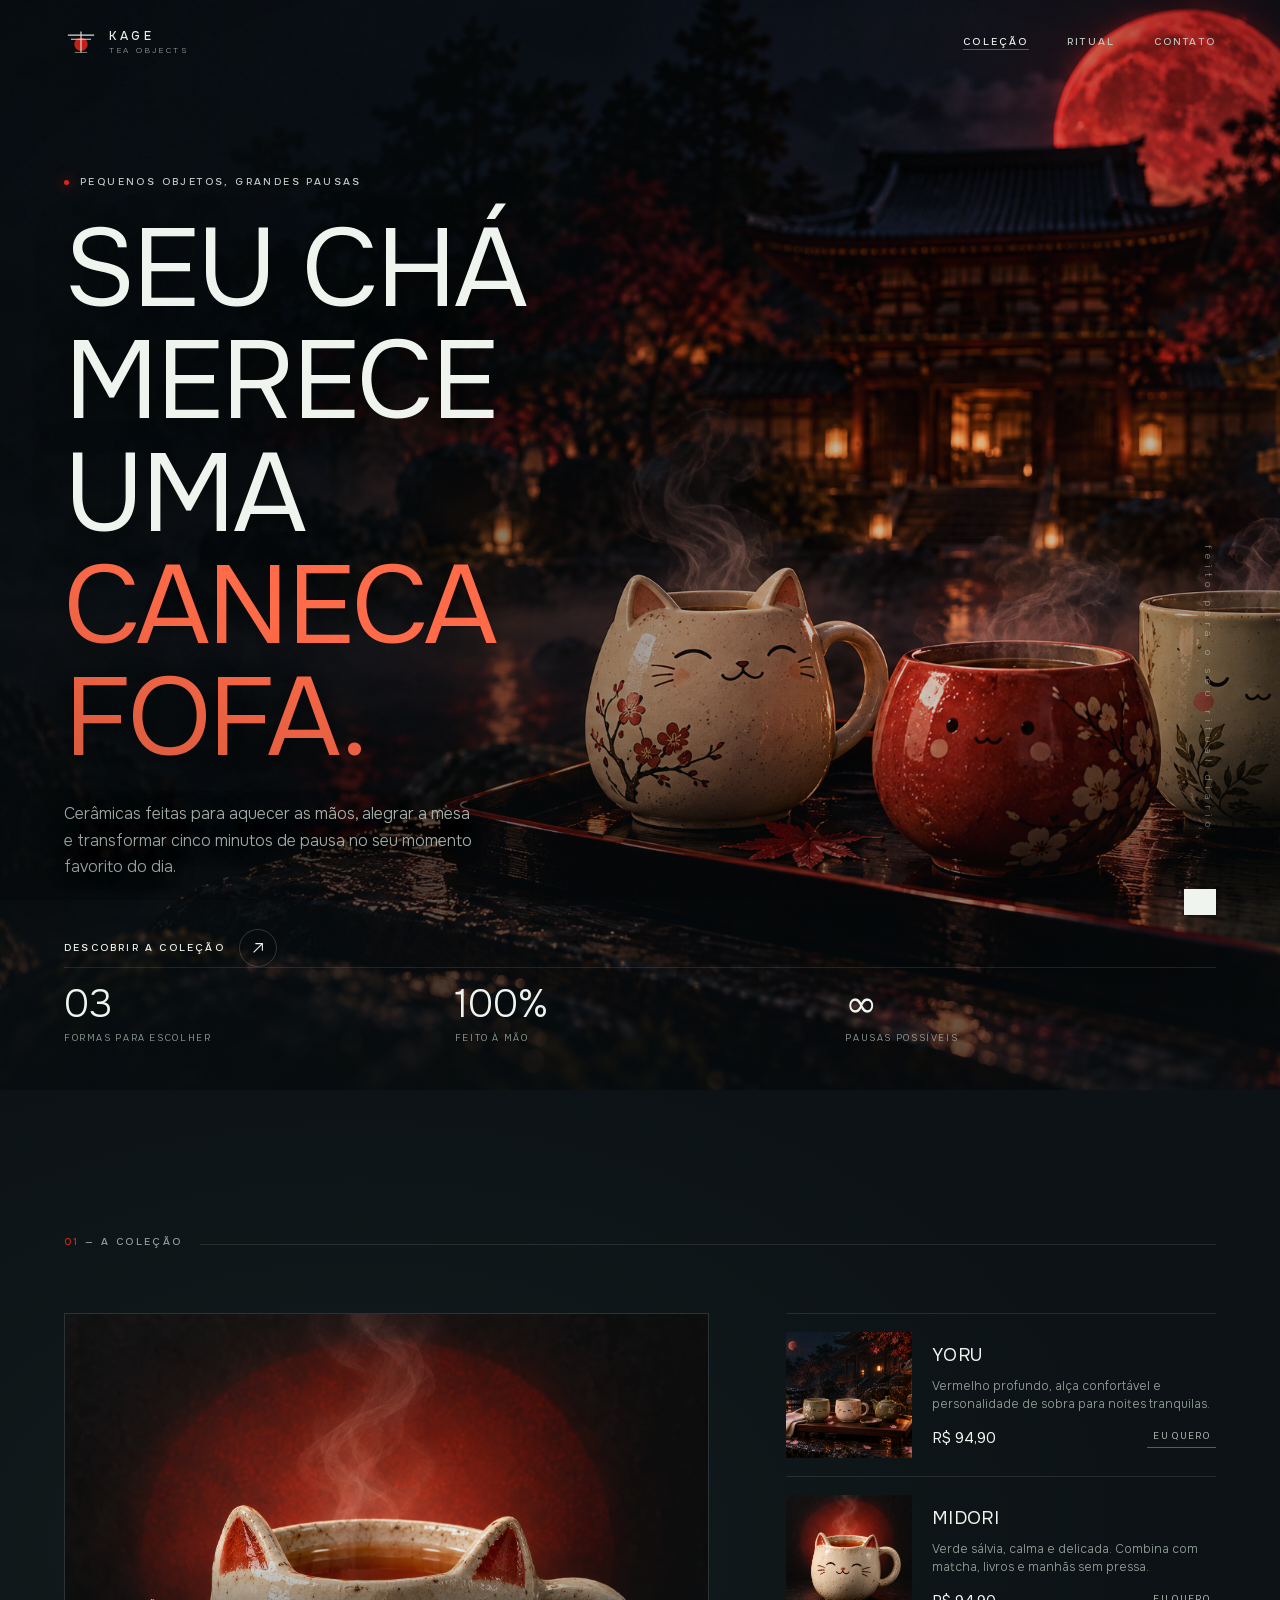
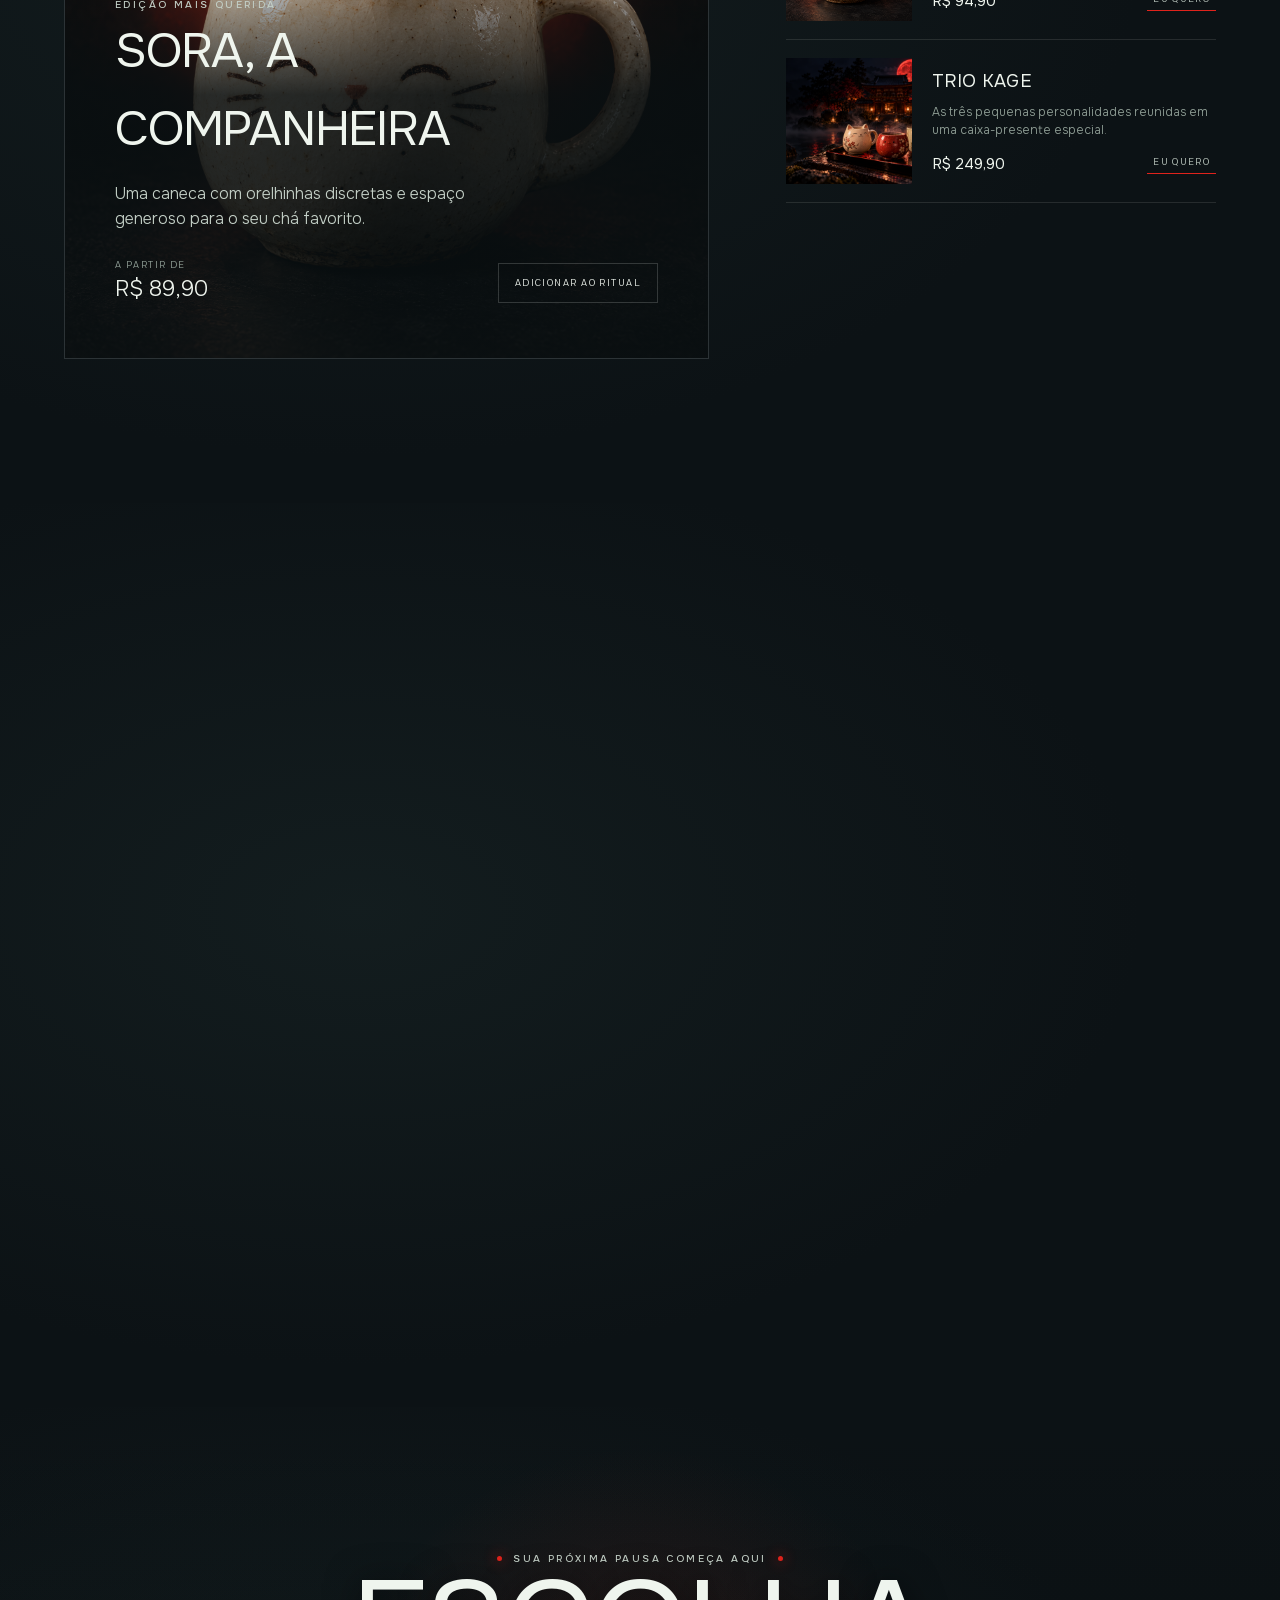
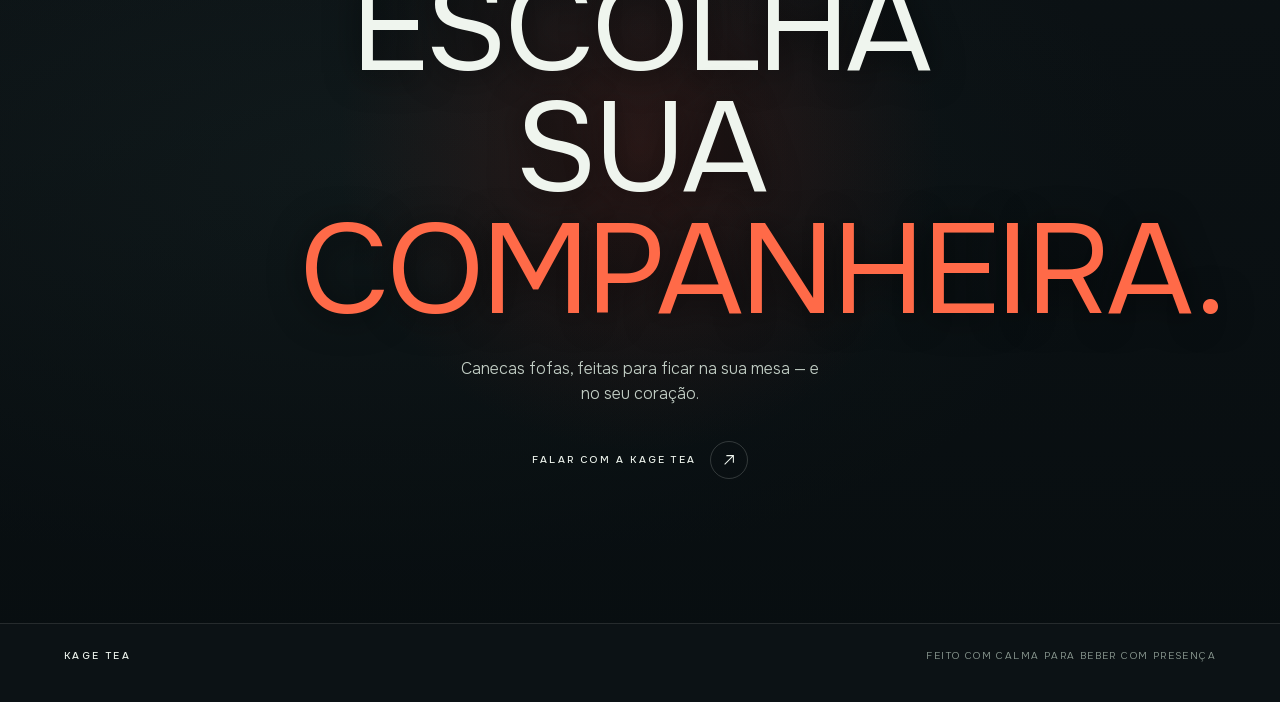
<file: design-system.html>
<!DOCTYPE html>
<html lang="pt-BR">
<head>
  <meta charset="utf-8">
  <meta name="viewport" content="width=device-width, initial-scale=1, viewport-fit=cover">
  <meta name="description" content="KAGE Tea — canecas de chá fofas para transformar pequenos intervalos em rituais especiais.">
  <title>KAGE Tea — Pequenos rituais, grandes aconchegos</title>
  <link rel="icon" href="data:image/svg+xml,%3Csvg xmlns='http://www.w3.org/2000/svg' viewBox='0 0 32 32'%3E%3Crect width='32' height='32' fill='%2305070a'/%3E%3Ccircle cx='16' cy='17' r='8' fill='%23e0231c'/%3E%3Crect x='4' y='8' width='24' height='2.6' fill='%23dfe7e0'/%3E%3Crect x='7' y='13' width='18' height='2' fill='%23dfe7e0'/%3E%3C/svg%3E">
  <link rel="stylesheet" href="assets/overview/secret-pathways-assets/fonts.css">
  <style>
    :root{
      --ink:#0c1215; --ink-2:#131b1f; --bone:#eff5ee; --bone-dim:#c2cec5;
      --muted:#94a39a; --line:rgba(239,245,238,.18); --line-soft:rgba(239,245,238,.11);
      --vermilion:#e0231c; --ember:#ff6a48; --tea:#c9a24a; --sage:#99b29e;
      --pad:clamp(20px,5vw,78px); --nav-h:84px;
      --ease:cubic-bezier(.22,.61,.36,1); --out:cubic-bezier(.16,1,.3,1);
    }
    *,*::before,*::after{box-sizing:border-box}
    html{scroll-behavior:smooth;background:var(--ink)}
    body{margin:0;background:var(--ink);color:var(--bone);font-family:'Onest',system-ui,sans-serif;font-weight:300;line-height:1.6;-webkit-font-smoothing:antialiased;overflow-x:hidden}
    body::before{content:"";position:fixed;inset:0;pointer-events:none;z-index:30;opacity:.055;mix-blend-mode:overlay;background-image:url("data:image/svg+xml,%3Csvg viewBox='0 0 180 180' xmlns='http://www.w3.org/2000/svg'%3E%3Cfilter id='n'%3E%3CfeTurbulence type='fractalNoise' baseFrequency='.82' numOctaves='4' stitchTiles='stitch'/%3E%3C/filter%3E%3Crect width='100%25' height='100%25' filter='url(%23n)' opacity='.62'/%3E%3C/svg%3E")}
    body::after{content:"";position:fixed;inset:0;pointer-events:none;z-index:29;background:radial-gradient(120% 90% at 50% 35%,transparent 44%,rgba(0,0,0,.38) 100%)}
    ::selection{background:var(--vermilion);color:#fff} img{max-width:100%;display:block} a{color:inherit;text-decoration:none} button{font:inherit;color:inherit;background:none;border:0;cursor:pointer}
    .page{position:relative;z-index:2}
    .nav{position:fixed;top:0;left:0;width:100%;height:var(--nav-h);z-index:20;display:flex;align-items:center;gap:28px;padding:0 var(--pad);transition:transform .6s var(--ease)}
    .nav::before{content:"";position:absolute;inset:0;z-index:-1;background:rgba(12,18,21,.68);backdrop-filter:blur(14px);-webkit-backdrop-filter:blur(14px);opacity:0;transition:opacity .5s}
    .nav.stuck::before{opacity:1}.nav::after{content:"";position:absolute;left:var(--pad);right:var(--pad);bottom:0;height:1px;background:var(--line-soft);opacity:0}.nav.stuck::after{opacity:1}
    .brand{display:flex;align-items:center;gap:11px}.brand svg{width:34px;height:34px}.brand-tx{display:flex;flex-direction:column;line-height:1;gap:4px}.brand-tx b{font-size:12px;font-weight:500;letter-spacing:.3em}.brand-tx i{font-size:8px;font-style:normal;letter-spacing:.34em;color:var(--muted)}
    .nav-links{display:flex;gap:clamp(18px,3vw,48px);margin-left:auto}.nav-link{position:relative;display:block;overflow:hidden;height:16px;font-size:10px;font-weight:500;letter-spacing:.22em;text-transform:uppercase;color:var(--bone-dim)}.nav-link span{display:block;height:16px;transition:transform .55s var(--out)}.nav-link .alt{position:absolute;inset:0;transform:translateY(100%);color:var(--bone);letter-spacing:.3em}.nav-link:hover span{transform:translateY(-100%)}.nav-link:hover .alt{transform:none}.nav-link.on{color:var(--bone)}.nav-link.on::after{content:"";position:absolute;left:0;bottom:0;width:100%;height:1px;background:var(--vermilion)}
    .nav-burger{display:none;width:26px;height:18px;position:relative;margin-left:14px}.nav-burger i{position:absolute;right:0;height:1.5px;background:var(--bone);transition:width .4s}.nav-burger i:first-child{top:4px;width:26px}.nav-burger i:last-child{top:12px;width:17px}
    .hero{min-height:100svh;position:relative;padding:0 var(--pad);display:flex;flex-direction:column;isolation:isolate;overflow:hidden}.hero-bg{position:absolute;inset:0;z-index:-2;width:100%;height:100%;object-fit:cover;object-position:center}.hero::after{content:"";position:absolute;inset:0;z-index:-1;background:linear-gradient(90deg,rgba(8,14,17,.78) 0%,rgba(8,14,17,.52) 34%,rgba(8,14,17,.12) 76%,rgba(8,14,17,.35)),linear-gradient(0deg,rgba(8,14,17,.66),transparent 35%)}
    .hero-copy{padding-top:calc(var(--nav-h) + clamp(34px,10vh,120px));max-width:min(540px,54vw)}.eyebrow{display:flex;align-items:center;gap:11px;font-size:10px;font-weight:500;letter-spacing:.24em;text-transform:uppercase;color:var(--bone-dim)}.eyebrow .dot{width:5px;height:5px;border-radius:50%;background:var(--vermilion);box-shadow:0 0 13px var(--vermilion)}
    h1,h2,h3{font-weight:400;margin:0;letter-spacing:-.025em}.display{text-transform:uppercase;line-height:1.02;text-shadow:0 3px 34px rgba(0,0,0,.65)}.hero h1{font-size:clamp(48px,8.6vw,128px);margin:24px 0 26px;max-width:7ch}.hero h1 em{font-style:normal;color:var(--ember)}.lead{max-width:38ch;color:#c2cdc5;font-size:clamp(15px,1.25vw,19px);line-height:1.65;text-shadow:0 1px 22px rgba(0,0,0,.9)}
    .button{display:inline-flex;align-items:center;gap:14px;margin-top:32px;font-size:10px;font-weight:500;letter-spacing:.22em;text-transform:uppercase}.button .arrow{display:grid;place-items:center;width:38px;height:38px;border:1px solid var(--line);border-radius:50%;transition:background .45s var(--ease),border-color .45s,transform .45s var(--out)}.button svg{width:14px;transition:transform .45s var(--out)}.button:hover .arrow{background:var(--bone);border-color:var(--bone);transform:translateY(-3px)}.button:hover svg{stroke:var(--ink);transform:translate(2px,-2px)}
    .hero-meta{margin-top:auto;padding-bottom:clamp(26px,5vh,58px);display:grid;grid-template-columns:repeat(3,1fr);gap:20px;border-top:1px solid var(--line-soft);padding-top:18px}.meta-number{font-size:clamp(26px,3vw,42px);line-height:1;font-weight:300}.meta-label{display:block;margin-top:7px;font-size:9px;letter-spacing:.18em;text-transform:uppercase;color:var(--muted)}.side-note{position:absolute;right:var(--pad);top:50%;writing-mode:vertical-rl;font-size:10px;letter-spacing:.5em;color:rgba(223,231,224,.55)}
    .section{position:relative;padding:clamp(100px,16vh,190px) var(--pad)}.section::before{content:"";position:absolute;inset:0;background:radial-gradient(85% 70% at 28% 45%,rgba(25,38,39,.54),transparent 72%);z-index:-1;pointer-events:none}.section-head{display:flex;align-items:baseline;gap:17px;margin-bottom:clamp(38px,7vh,78px)}.section-kicker{font-size:10px;font-weight:500;letter-spacing:.24em;text-transform:uppercase;color:var(--muted)}.section-kicker b{color:var(--vermilion);font-weight:500}.rule{flex:1;height:1px;background:var(--line-soft)}.section-title{font-size:clamp(38px,5.6vw,78px);max-width:9ch;text-transform:uppercase;line-height:1.02}.section-intro{max-width:36ch;margin-top:22px;color:#b8c5bc;font-size:15px;line-height:1.72}
    .collection{display:grid;grid-template-columns:1.2fr .8fr;gap:clamp(28px,6vw,96px);align-items:start}.feature-card{position:relative;min-height:620px;overflow:hidden;background:var(--ink-2);border:1px solid var(--line-soft)}.feature-card img{width:100%;height:100%;object-fit:cover;transition:transform 1s var(--out);opacity:.92}.feature-card:hover img{transform:scale(1.045)}.feature-info{position:absolute;inset:auto 0 0;padding:clamp(24px,4vw,50px);background:linear-gradient(transparent,rgba(9,15,17,.86) 36%)}.feature-info h3{font-size:clamp(28px,3.8vw,52px);text-transform:uppercase}.feature-info p{max-width:32ch;margin:12px 0 0;color:#c4d0c7}.price-row{display:flex;align-items:center;justify-content:space-between;margin-top:26px}.price{font-size:22px;color:var(--bone)}.price small{display:block;font-size:9px;letter-spacing:.16em;text-transform:uppercase;color:var(--muted)}.mini-button{display:inline-flex;align-items:center;gap:10px;padding:12px 16px;border:1px solid var(--line);font-size:9px;letter-spacing:.16em;text-transform:uppercase;transition:background .4s,border-color .4s}.mini-button:hover{background:var(--bone);border-color:var(--bone);color:var(--ink)}
    .product-list{display:flex;flex-direction:column;gap:0}.product{display:grid;grid-template-columns:126px 1fr;gap:20px;padding:18px 0;border-top:1px solid var(--line-soft);align-items:center}.product:last-child{border-bottom:1px solid var(--line-soft)}.product-thumb{height:126px;overflow:hidden;background:#10171a}.product-thumb img{width:100%;height:100%;object-fit:cover;transition:transform .8s var(--out)}.product:hover .product-thumb img{transform:scale(1.08)}.product h3{font-size:18px;text-transform:uppercase;letter-spacing:.02em}.product p{margin:7px 0 13px;color:var(--muted);font-size:12px;line-height:1.5}.product-foot{display:flex;justify-content:space-between;align-items:center}.product-foot strong{font-size:15px;font-weight:400}.product-foot button{font-size:9px;letter-spacing:.15em;text-transform:uppercase;color:var(--bone-dim);border-bottom:1px solid var(--vermilion);padding-bottom:3px}
    .ritual{display:grid;grid-template-columns:.85fr 1.15fr;gap:clamp(30px,8vw,130px);align-items:center}.ritual-image{position:relative}.ritual-image::before{content:"KAGE TEA";position:absolute;left:-18px;top:30px;writing-mode:vertical-rl;letter-spacing:.45em;font-size:9px;color:var(--muted)}.ritual-image img{width:100%;aspect-ratio:3/2;object-fit:cover;filter:saturate(.8)}.ritual-copy h2{font-size:clamp(38px,5.7vw,82px);text-transform:uppercase;max-width:8ch}.ritual-copy p{max-width:43ch;color:#aab4ad;margin:24px 0 0;font-size:16px;line-height:1.75}.ritual-points{display:grid;grid-template-columns:repeat(3,1fr);gap:18px;margin-top:48px}.point{border-top:1px solid var(--line-soft);padding-top:16px}.point b{display:block;color:var(--ember);font-size:11px;font-weight:400;letter-spacing:.18em}.point span{display:block;margin-top:8px;color:var(--bone-dim);font-size:12px;line-height:1.45}
    .closing{min-height:70vh;display:grid;place-items:center;text-align:center;overflow:hidden;background:radial-gradient(circle at 50% 42%,rgba(149,39,26,.22),transparent 38%),linear-gradient(180deg,transparent,rgba(5,11,13,.55))}.closing h2{font-size:clamp(52px,10vw,150px);max-width:8ch;line-height:.95;text-transform:uppercase}.closing h2 em{font-style:normal;color:var(--ember)}.closing p{max-width:34ch;margin:24px auto 0;color:var(--bone-dim)}.closing .button{margin-top:34px}.footer{display:flex;justify-content:space-between;align-items:flex-end;padding:24px var(--pad) 38px;border-top:1px solid var(--line-soft);color:var(--muted);font-size:10px;letter-spacing:.14em;text-transform:uppercase}.footer strong{color:var(--bone);font-weight:500;letter-spacing:.24em}.footer span:last-child{text-align:right}
    [data-rv]{opacity:0;transform:translateY(24px);transition:opacity .9s var(--out),transform 1s var(--out)}[data-rv].visible{opacity:1;transform:none}.delay-1{transition-delay:.12s}.delay-2{transition-delay:.22s}.delay-3{transition-delay:.34s}
    #toast{position:fixed;right:var(--pad);bottom:24px;z-index:40;padding:13px 16px;background:var(--bone);color:var(--ink);font-size:10px;letter-spacing:.12em;text-transform:uppercase;transform:translateY(150%);transition:transform .5s var(--out)}#toast.show{transform:none}
    @media(max-width:820px){.nav{height:72px}.nav-links{position:absolute;top:72px;left:0;right:0;display:none;flex-direction:column;gap:0;padding:10px var(--pad) 20px;background:rgba(12,18,21,.95);border-bottom:1px solid var(--line-soft)}.nav-links.open{display:flex}.nav-link{height:42px;padding-top:12px}.nav-link span{height:24px}.nav-burger{display:block}.hero-copy{padding-top:calc(var(--nav-h) + 48px);max-width:80vw}.hero h1{font-size:clamp(52px,16vw,90px)}.side-note{display:none}.hero-meta{grid-template-columns:repeat(3,1fr)}.meta-number{font-size:24px}.collection,.ritual{grid-template-columns:1fr}.feature-card{min-height:520px}.ritual{gap:48px}.ritual-image::before{display:none}.closing{min-height:62vh}.footer{align-items:flex-start;gap:20px;flex-direction:column}.footer span:last-child{text-align:left}}
    @media(prefers-reduced-motion:reduce){*,*::before,*::after{scroll-behavior:auto!important;transition-duration:.01ms!important;animation-duration:.01ms!important}}
  </style>
</head>
<body>
  <header class="nav" id="nav">
    <a class="brand" href="#inicio" aria-label="KAGE Tea início">
      <svg viewBox="0 0 44 44" fill="none" aria-hidden="true"><circle cx="22" cy="25" r="8.6" fill="#e0231c" fill-opacity=".9"/><path d="M5 13h34M9 18.4h26M22 8.5v27" stroke="#dfe7e0" stroke-width="1.5"/><path d="M14 35.5h16" stroke="#dfe7e0" stroke-width="1.2" stroke-opacity=".6"/></svg>
      <span class="brand-tx"><b>KAGE</b><i>TEA OBJECTS</i></span>
    </a>
    <nav class="nav-links" id="navlinks">
      <a class="nav-link on" href="#colecao"><span>Coleção</span><span class="alt">器</span></a>
      <a class="nav-link" href="#ritual"><span>Ritual</span><span class="alt">茶</span></a>
      <a class="nav-link" href="#contato"><span>Contato</span><span class="alt">余白</span></a>
    </nav>
    <button class="nav-burger" id="menu" aria-label="Abrir menu" aria-expanded="false"><i></i><i></i></button>
  </header>

  <main class="page">
    <section class="hero" id="inicio">
      <img class="hero-bg" src="assets/tea-hero.png" alt="Canecas de chá fofas sobre uma bandeja escura em um jardim iluminado pela lua">
      <div class="hero-copy" data-rv>
        <div class="eyebrow"><span class="dot"></span> pequenos objetos, grandes pausas</div>
        <h1 class="display">Seu chá<br>merece uma<br><em>caneca fofa.</em></h1>
        <p class="lead">Cerâmicas feitas para aquecer as mãos, alegrar a mesa e transformar cinco minutos de pausa no seu momento favorito do dia.</p>
        <a class="button" href="#colecao"><span>Descobrir a coleção</span><span class="arrow"><svg viewBox="0 0 16 16" fill="none" stroke="currentColor" stroke-width="1.2"><path d="M3 13 13 3M5 3h8v8"/></svg></span></a>
      </div>
      <div class="side-note">feito para o seu ritual diário</div>
      <div class="hero-meta" data-rv="" data-rv-delay="2">
        <div><span class="meta-number">03</span><span class="meta-label">formas para escolher</span></div>
        <div><span class="meta-number">100%</span><span class="meta-label">feito à mão</span></div>
        <div><span class="meta-number">∞</span><span class="meta-label">pausas possíveis</span></div>
      </div>
    </section>

    <section class="section" id="colecao">
      <div class="section-head" data-rv><span class="section-kicker"><b>01</b> — a coleção</span><span class="rule"></span></div>
      <div class="collection">
        <article class="feature-card" data-rv>
          <img src="assets/mug-sora.png" alt="Caneca Sora, de cerâmica creme com detalhes de gatinho">
          <div class="feature-info"><span class="eyebrow">edição mais querida</span><h3>Sora, a<br>companheira</h3><p>Uma caneca com orelhinhas discretas e espaço generoso para o seu chá favorito.</p><div class="price-row"><div class="price"><small>a partir de</small>R$ 89,90</div><button class="mini-button buy" data-product="Caneca Sora">Adicionar ao ritual</button></div></div>
        </article>
        <div class="product-list" data-rv="" data-rv-delay="1">
          <article class="product"><div class="product-thumb"><img src="assets/tea-ritual.png" alt="Caneca Yoru vermelha em um ritual de chá"></div><div><h3>Yoru</h3><p>Vermelho profundo, alça confortável e personalidade de sobra para noites tranquilas.</p><div class="product-foot"><strong>R$ 94,90</strong><button class="buy" data-product="Caneca Yoru">Eu quero</button></div></div></article>
          <article class="product"><div class="product-thumb"><img src="assets/mug-sora.png" alt="Caneca Midori em tom verde sálvia"></div><div><h3>Midori</h3><p>Verde sálvia, calma e delicada. Combina com matcha, livros e manhãs sem pressa.</p><div class="product-foot"><strong>R$ 94,90</strong><button class="buy" data-product="Caneca Midori">Eu quero</button></div></div></article>
          <article class="product"><div class="product-thumb"><img src="assets/tea-hero.png" alt="Trio de canecas da coleção KAGE Tea"></div><div><h3>Trio KAGE</h3><p>As três pequenas personalidades reunidas em uma caixa-presente especial.</p><div class="product-foot"><strong>R$ 249,90</strong><button class="buy" data-product="Trio KAGE">Eu quero</button></div></div></article>
        </div>
      </div>
    </section>

    <section class="section" id="ritual">
      <div class="section-head" data-rv><span class="section-kicker"><b>02</b> — o ritual</span><span class="rule"></span></div>
      <div class="ritual">
        <div class="ritual-image" data-rv><img src="assets/tea-ritual.png" alt="Duas canecas fofas em uma bandeja de chá japonesa"></div>
        <div class="ritual-copy" data-rv="" data-rv-delay="1"><h2 class="display">Não é só uma caneca.</h2><p>É o objeto que você escolhe quando quer desacelerar. Cada peça nasce com pequenas diferenças — porque o feito à mão tem um jeito bonito de lembrar que nada precisa ser perfeitamente igual.</p><div class="ritual-points"><div class="point"><b>01</b><span>cerâmica artesanal</span></div><div class="point"><b>02</b><span>chá mais aconchegante</span></div><div class="point"><b>03</b><span>presente com intenção</span></div></div><a class="button" href="#contato"><span>Conhecer a história</span><span class="arrow"><svg viewBox="0 0 16 16" fill="none" stroke="currentColor" stroke-width="1.2"><path d="M3 13 13 3M5 3h8v8"/></svg></span></a></div>
      </div>
    </section>

    <section class="section closing" id="contato">
      <div data-rv><span class="eyebrow" style="justify-content:center"><span class="dot"></span> sua próxima pausa começa aqui <span class="dot"></span></span><h2 class="display">Escolha sua<br><em>companheira.</em></h2><p>Canecas fofas, feitas para ficar na sua mesa — e no seu coração.</p><a class="button" href="mailto:oi@kagetea.com"><span>Falar com a KAGE Tea</span><span class="arrow"><svg viewBox="0 0 16 16" fill="none" stroke="currentColor" stroke-width="1.2"><path d="M3 13 13 3M5 3h8v8"/></svg></span></a></div>
    </section>
  </main>

  <footer class="footer"><strong>KAGE TEA</strong><span>feito com calma para beber com presença</span></footer>
  <div id="toast" role="status" aria-live="polite"></div>
  <script>
    const nav=document.getElementById('nav'), menu=document.getElementById('menu'), links=document.getElementById('navlinks'), toast=document.getElementById('toast');
    window.addEventListener('scroll',()=>nav.classList.toggle('stuck',scrollY>24),{passive:true});
    menu.addEventListener('click',()=>{const open=links.classList.toggle('open');menu.setAttribute('aria-expanded',open)});
    links.querySelectorAll('a').forEach(a=>a.addEventListener('click',()=>{links.classList.remove('open');menu.setAttribute('aria-expanded','false')}));
    const observer=new IntersectionObserver(entries=>entries.forEach(e=>{if(e.isIntersecting){e.target.classList.add('visible');observer.unobserve(e.target)}}),{threshold:.12});
    document.querySelectorAll('[data-rv]').forEach((el,i)=>{if(!el.classList.contains('delay-1')&&!el.classList.contains('delay-2')&&!el.classList.contains('delay-3')){const delay=i%4===1?'delay-1':i%4===2?'delay-2':i%4===3?'delay-3':null;if(delay)el.classList.add(delay)}observer.observe(el)});
    document.querySelectorAll('.buy').forEach(btn=>btn.addEventListener('click',()=>{toast.textContent=btn.dataset.product+' entrou no seu ritual';toast.classList.add('show');clearTimeout(window.toastTimer);window.toastTimer=setTimeout(()=>toast.classList.remove('show'),2600)}));
  </script>
</body>
</html>
</file>
<file: assets/overview/secret-pathways-assets/fonts.css>
@font-face{font-family:'Onest';font-style:normal;font-weight:300;font-display:block;src:url([data-uri]) format('woff2');}
@font-face{font-family:'Onest';font-style:normal;font-weight:400;font-display:block;src:url([data-uri]) format('woff2');}
@font-face{font-family:'Onest';font-style:normal;font-weight:500;font-display:block;src:url([data-uri]) format('woff2');}
@font-face{font-family:'Onest';font-style:normal;font-weight:700;font-display:block;src:url([data-uri]) format('woff2');}
@font-face{font-family:'NotoJP';font-style:normal;font-weight:400;font-display:block;src:url([data-uri]) format('woff2');}
@font-face{font-family:'Wordmark';font-style:normal;font-weight:500;font-display:block;src:url([data-uri]) format('woff2');}
@font-face{font-family:'Wordmark';font-style:normal;font-weight:600;font-display:block;src:url([data-uri]) format('woff2');}
</file>
